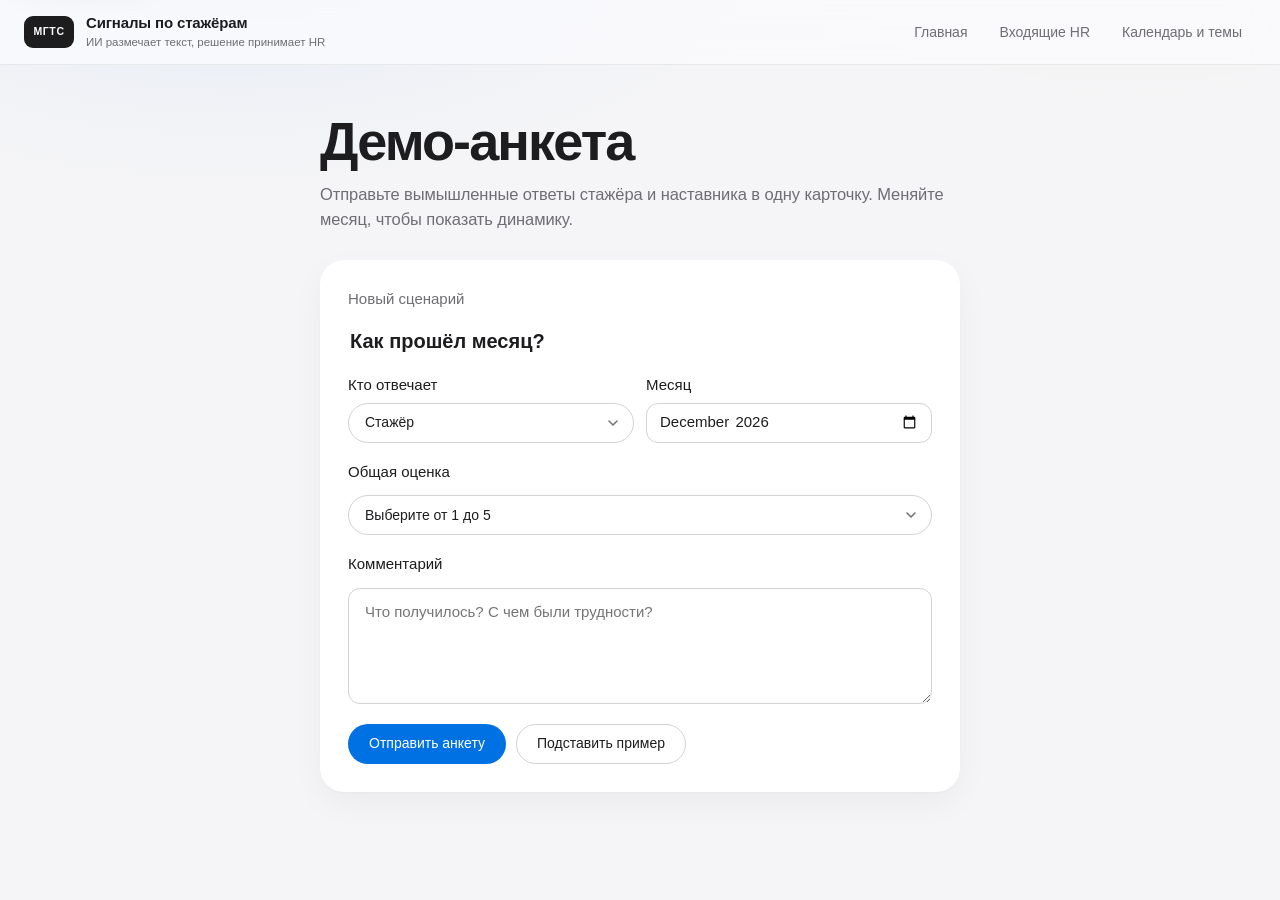
<file: frontend/feedback.html>
<!doctype html>
<html lang="ru">
<head>
  <meta charset="utf-8">
  <meta name="viewport" content="width=device-width, initial-scale=1">
  <meta name="theme-color" content="#f5f5f7">
  <title>Демо-анкета · МГТС</title>
  <link rel="icon" type="image/svg+xml" href="favicon.svg">
  <link rel="stylesheet" href="css/app.css">
</head>
<body>
  <a class="skip-link" href="#main">К содержанию</a>
  <header class="topbar">
    <div class="container topbar-inner">
      <a class="brand" href="index.html">
        <span class="brand-mark">МГТС</span>
        <span class="brand-copy">
          <strong>Сигналы по стажёрам</strong>
          <small>ИИ размечает текст, решение принимает HR</small>
        </span>
      </a>
      <nav class="main-nav" aria-label="Основные разделы">
        <a href="index.html">Главная</a>
        <a href="signals.html">Входящие HR</a>
        <a href="program.html">Календарь и темы</a>
      </nav>
    </div>
  </header>

  <main id="main" class="container page feedback-page" tabindex="-1">
    <section class="page-head">
      <div>
        <h1>Демо-анкета</h1>
        <p class="lede">Отправьте вымышленные ответы стажёра и наставника в одну карточку.
          Меняйте месяц, чтобы показать динамику.</p>
      </div>
    </section>

    <form class="card" id="feedback-form" method="post">
      <div class="feedback-toolbar">
        <span id="feedback-scenario">Новый сценарий</span>
        <button class="button button-secondary" id="feedback-new" type="button" hidden>Новый сценарий</button>
      </div>
      <fieldset class="feedback-fields">
        <legend>Как прошёл месяц?</legend>
        <div class="feedback-pair">
          <div>
            <label for="feedback-role">Кто отвечает</label>
            <select id="feedback-role" name="respondent_type">
              <option value="intern">Стажёр</option>
              <option value="mentor">Наставник</option>
            </select>
          </div>
          <div>
            <label for="feedback-period">Месяц</label>
            <input id="feedback-period" name="period" type="month" required>
          </div>
        </div>
        <label for="feedback-score">Общая оценка</label>
        <select id="feedback-score" name="score" required>
          <option value="">Выберите от 1 до 5</option>
          <option value="1">1</option>
          <option value="2">2</option>
          <option value="3">3</option>
          <option value="4">4</option>
          <option value="5">5</option>
        </select>
        <label for="feedback-comment">Комментарий</label>
        <textarea id="feedback-comment" name="comment" required maxlength="2000" rows="4"
          placeholder="Что получилось? С чем были трудности?"></textarea>
        <div class="feedback-toolbar">
          <button class="button" type="submit">Отправить анкету</button>
          <button class="button button-secondary" id="feedback-example" type="button">Подставить пример</button>
        </div>
      </fieldset>

      <div class="feedback-result">
        <p id="feedback-status" role="status"></p>
        <p id="feedback-error" role="alert" class="alert" hidden></p>
        <a id="feedback-card" hidden>Открыть карточку стажёра</a>
        <a id="feedback-signals" hidden>Сигналы в очереди HR</a>
        <button class="button" id="feedback-check" type="button" hidden>Проверить статус</button>
      </div>
    </form>
  </main>
  <script type="module" src="js/feedback.js"></script>
</body>
</html>
</file>
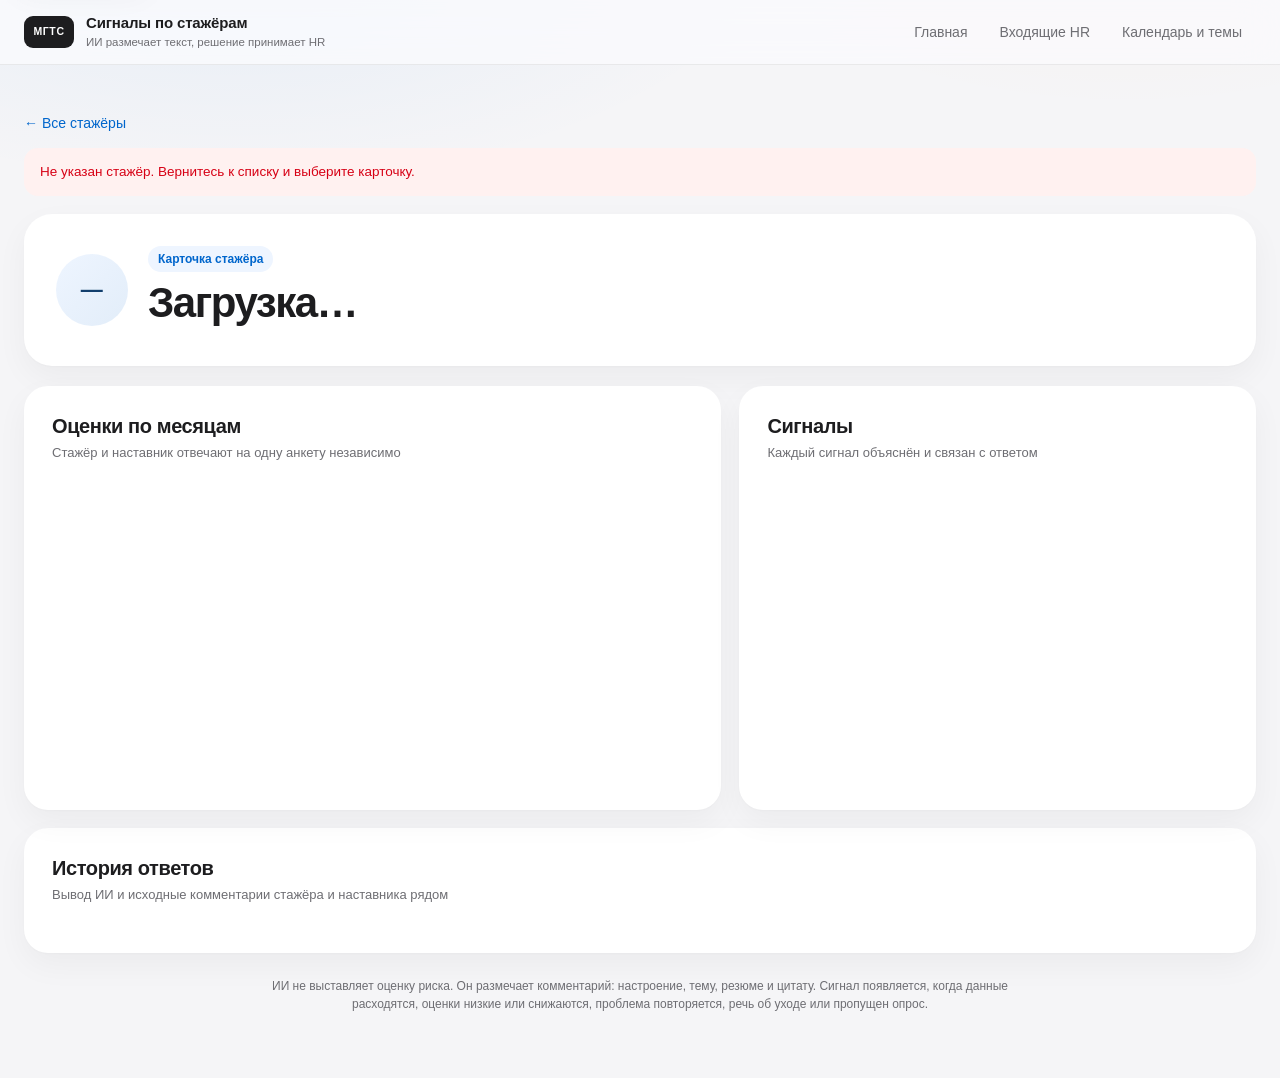
<file: frontend/intern.html>
<!doctype html>
<html lang="ru">
<head>
  <meta charset="utf-8">
  <meta name="viewport" content="width=device-width, initial-scale=1">
  <title>Карточка стажёра · МГТС</title>
  <meta name="theme-color" content="#f5f5f7">
  <link rel="icon" type="image/svg+xml" href="favicon.svg">
  <link rel="stylesheet" href="css/app.css">
</head>
<body>
  <a class="skip-link" href="#main">К содержанию</a>
  <header class="topbar">
    <div class="container topbar-inner">
      <a class="brand" href="index.html">
        <span class="brand-mark">МГТС</span>
        <span class="brand-copy">
          <strong>Сигналы по стажёрам</strong>
          <small>ИИ размечает текст, решение принимает HR</small>
        </span>
      </a>
      <nav class="main-nav" aria-label="Основные разделы">
        <a href="index.html">Главная</a>
        <a href="signals.html">Входящие HR</a>
        <a href="program.html">Календарь и темы</a>
      </nav>
    </div>
  </header>

  <main id="main" class="container page" tabindex="-1">
    <p class="crumb"><a href="index.html">← Все стажёры</a></p>

    <div id="error" class="alert" role="alert" hidden></div>

    <section id="profile" class="profile-head">
      <div class="profile-title">
        <span id="avatar" class="avatar avatar-large">—</span>
        <div>
          <p class="eyebrow">Карточка стажёра</p>
          <h1 id="intern-name">Загрузка…</h1>
          <p id="intern-meta" class="lede"></p>
        </div>
      </div>
      <div id="profile-stats" class="profile-stats"></div>
    </section>

    <section id="agenda" class="card agenda-card" aria-labelledby="agenda-heading" hidden>
      <header class="card-head">
        <div>
          <h2 id="agenda-heading">О чём поговорить на встрече</h2>
          <p class="muted">Это подсказки для разговора. Решение принимает HR.</p>
        </div>
        <button id="agenda-copy" class="button button-secondary" type="button">Скопировать</button>
      </header>
      <ol id="agenda-list" class="agenda-list"></ol>
      <p id="agenda-status" class="agenda-status" role="status" aria-live="polite"></p>
    </section>

    <section class="grid-two intern-grid">
      <article class="card">
        <header class="card-head">
          <div>
            <h2>Оценки по месяцам</h2>
            <p class="muted">Стажёр и наставник отвечают на одну анкету независимо</p>
          </div>
        </header>
        <div class="chart-wrap"><canvas id="score-chart" role="img" aria-label="График оценок стажёра и наставника"></canvas></div>
      </article>

      <article class="card">
        <header class="card-head">
          <div>
            <h2>Сигналы</h2>
            <p id="flags-hint" class="muted">Каждый сигнал объяснён и связан с ответом</p>
          </div>
          <a id="intern-inbox-link" href="signals.html" hidden>Во входящие HR</a>
        </header>
        <div id="flags" class="flags-list"></div>
      </article>
    </section>

    <section class="card">
      <header class="card-head">
        <div>
          <h2>История ответов</h2>
          <p class="muted">Вывод ИИ и исходные комментарии стажёра и наставника рядом</p>
        </div>
      </header>
      <div id="timeline" class="timeline"></div>
    </section>

    <p class="footnote">
      ИИ не выставляет оценку риска. Он размечает комментарий: настроение, тему, резюме и цитату.
      Сигнал появляется, когда данные расходятся, оценки низкие или снижаются, проблема повторяется, речь об уходе или пропущен опрос.
    </p>
  </main>

  <script src="vendor/chart.umd.min.js"></script>
  <script type="module" src="js/intern.js"></script>
</body>
</html>
</file>
<file: frontend/css/app.css>
﻿:root {
  --bg: #f5f5f7;
  --surface: #ffffff;
  --surface-soft: #f5f5f7;
  --surface-elevated: #fbfbfd;
  --text: #1d1d1f;
  --muted: #6e6e73;
  --muted-soft: #6e6e73;
  --line: #ededf0;
  --line-strong: #d2d2d7;
  --accent: #0071e3;
  --accent-hover: #0066cc;
  --accent-soft: #eef5ff;
  --green: #1d7a37;
  --green-bg: #edf9f0;
  --red: #d70015;
  --red-bg: #fff1f0;
  --amber: #a34f00;
  --amber-bg: #fff4e5;
  --blue: #0066cc;
  --blue-bg: #eef5ff;
  --radius-lg: 24px;
  --radius-md: 18px;
  --radius-sm: 12px;
  --shadow-card: 0 1px 2px rgba(0, 0, 0, 0.02), 0 12px 32px rgba(0, 0, 0, 0.045);
  --font: -apple-system, BlinkMacSystemFont, "SF Pro Display", "SF Pro Text",
    "Segoe UI Variable Display", "Segoe UI", "Helvetica Neue", Arial, sans-serif;
}

* { box-sizing: border-box; }

[hidden] { display: none !important; }

html { scroll-behavior: smooth; }

body {
  margin: 0;
  background-color: var(--bg);
  background-image:
    radial-gradient(900px 420px at 18% -8%, rgba(0, 113, 227, 0.07), transparent 62%),
    radial-gradient(700px 360px at 88% -12%, rgba(255, 149, 0, 0.05), transparent 60%);
  background-repeat: no-repeat;
  background-attachment: fixed;
  color: var(--text);
  font-family: var(--font);
  font-size: 15px;
  line-height: 1.5;
  -webkit-font-smoothing: antialiased;
  -moz-osx-font-smoothing: grayscale;
  -webkit-tap-highlight-color: transparent;
}

::selection { background: rgba(0, 113, 227, 0.18); }

a {
  color: var(--blue);
  text-decoration: none;
  transition: color 0.2s ease, opacity 0.2s ease;
}
a:hover { color: var(--blue); text-decoration: underline; }
.brand:hover, .main-nav a:hover, .intern-link:hover, a.chip:hover { text-decoration: none; }

h1, h2, h3, p { margin: 0; }
h1 {
  font-size: clamp(40px, 5vw, 54px);
  line-height: 1.06;
  letter-spacing: -0.035em;
  font-weight: 600;
}
h2 { font-size: 20px; line-height: 1.25; letter-spacing: -0.015em; font-weight: 600; }
h3 { font-size: 15px; line-height: 1.35; letter-spacing: -0.005em; font-weight: 600; }

:focus-visible {
  outline: 3px solid var(--accent);
  outline-offset: 2px;
}

.visually-hidden {
  position: absolute;
  width: 1px;
  height: 1px;
  margin: -1px;
  padding: 0;
  overflow: hidden;
  clip-path: inset(50%);
  white-space: nowrap;
  border: 0;
}
.skip-link {
  position: absolute;
  left: 16px;
  top: -60px;
  z-index: 30;
  padding: 10px 16px;
  border-radius: 12px;
  background: var(--surface);
  box-shadow: var(--shadow-card);
}
.skip-link:focus { top: 10px; }
main:focus { outline: none; }

.container { width: min(1240px, calc(100% - 48px)); margin: 0 auto; }
.page { padding: 48px 0 64px; }

/* Navigation */
.topbar {
  position: sticky;
  top: 0;
  z-index: 20;
  background: rgba(251, 251, 253, 0.82);
  border-bottom: 1px solid rgba(0, 0, 0, 0.07);
  -webkit-backdrop-filter: saturate(180%) blur(20px);
  backdrop-filter: saturate(180%) blur(20px);
}
.topbar-inner {
  min-height: 64px;
  display: flex;
  align-items: center;
  justify-content: space-between;
  gap: 20px;
}
.brand { display: inline-flex; align-items: center; gap: 12px; color: var(--text); }
.brand:hover { color: var(--text); }
.brand-mark {
  display: inline-flex;
  align-items: center;
  justify-content: center;
  width: 50px;
  height: 32px;
  border-radius: 9px;
  background: var(--text);
  color: #fff;
  font-size: 10.5px;
  font-weight: 600;
  letter-spacing: 0.06em;
}
.brand-copy { display: flex; flex-direction: column; line-height: 1.25; }
.brand-copy strong { font-size: 15px; font-weight: 600; letter-spacing: -0.01em; }
.brand-copy small { color: var(--muted-soft); font-size: 11.5px; margin-top: 2px; }
.main-nav { display: flex; align-items: center; gap: 4px; }
.main-nav a {
  color: var(--muted);
  font-size: 14px;
  font-weight: 500;
  padding: 8px 14px;
  border-radius: 999px;
  white-space: nowrap;
  transition: background 0.2s ease, color 0.2s ease;
}
.main-nav a:hover { background: rgba(0, 0, 0, 0.05); color: var(--text); }
.main-nav a[aria-current="page"] { background: var(--text); color: #fff; }

/* Page header */
.page-head {
  display: flex;
  align-items: flex-end;
  justify-content: space-between;
  gap: 32px;
  margin-bottom: 28px;
}
.eyebrow {
  display: inline-flex;
  align-items: center;
  background: var(--accent-soft);
  color: var(--blue);
  border-radius: 999px;
  padding: 4px 10px;
  font-size: 12px;
  font-weight: 600;
  letter-spacing: 0;
  margin-bottom: 14px;
}
.lede {
  color: var(--muted);
  max-width: 680px;
  margin-top: 12px;
  font-size: 16.5px;
  line-height: 1.5;
  letter-spacing: -0.005em;
}

.controls { display: flex; align-items: flex-end; gap: 10px; flex-wrap: wrap; }
.controls label {
  display: flex;
  flex-direction: column;
  gap: 6px;
  font-size: 12px;
  font-weight: 500;
  color: var(--muted-soft);
}
select, .button {
  height: 40px;
  border-radius: 999px;
  border: 1px solid var(--line-strong);
  background: var(--surface);
  color: var(--text);
  font: inherit;
  font-size: 14px;
  transition: background 0.2s ease, border-color 0.2s ease, color 0.2s ease, transform 0.1s ease;
}
select {
  min-width: 190px;
  padding: 0 36px 0 16px;
  font-weight: 500;
  appearance: none;
  -webkit-appearance: none;
  background-image: url("data:image/svg+xml,%3Csvg xmlns='http://www.w3.org/2000/svg' width='10' height='6' viewBox='0 0 10 6'%3E%3Cpath d='M1 1l4 4 4-4' fill='none' stroke='%236e6e73' stroke-width='1.5' stroke-linecap='round' stroke-linejoin='round'/%3E%3C/svg%3E");
  background-repeat: no-repeat;
  background-position: right 15px center;
  background-size: 10px 6px;
}
select:hover { border-color: #b8b8bd; }
select:focus, .button:focus { outline: none; }
select:focus-visible, .button:focus-visible {
  outline: 3px solid var(--accent);
  outline-offset: 2px;
  border-color: var(--accent);
}
.button {
  cursor: pointer;
  font-weight: 500;
  padding: 0 20px;
  background: var(--accent);
  border-color: transparent;
  color: #fff;
}
.button:hover { background: var(--accent-hover); color: #fff; }
.button:active { transform: scale(0.98); }
.button:disabled { opacity: 0.55; cursor: default; transform: none; }

.alert {
  background: var(--red-bg);
  border: 0;
  color: var(--red);
  border-radius: 14px;
  padding: 14px 16px;
  margin-bottom: 18px;
  font-size: 13.5px;
}

.kpi-grid {
  background: var(--surface);
  border-radius: var(--radius-lg);
  box-shadow: var(--shadow-card);
  display: grid;
  grid-template-columns: repeat(4, minmax(0, 1fr));
  padding: 6px;
  margin-bottom: 20px;
  overflow: hidden;
}.kpi { padding: 22px 24px; border-radius: 16px; }
.kpi + .kpi { border-left: 1px solid var(--line); border-radius: 0; }
.kpi-label {
  color: var(--muted-soft);
  font-size: 12px;
  font-weight: 500;
  letter-spacing: 0.01em;
}
.kpi-value {
  margin-top: 8px;
  font-size: 40px;
  font-weight: 600;
  letter-spacing: -0.04em;
  line-height: 1;
  font-variant-numeric: tabular-nums;
}
.kpi-value.alarm { color: var(--red); }
.kpi-hint { margin-top: 8px; color: var(--muted-soft); font-size: 12px; }

/* Cards */
.grid-two {
  display: grid;
  grid-template-columns: minmax(0, 1.35fr) minmax(0, 1fr);
  gap: 18px;
  margin-bottom: 18px;
}
.card {
  background: var(--surface);
  border-radius: var(--radius-lg);
  box-shadow: var(--shadow-card);
  padding: 28px;
  min-width: 0;
}
.card-head {
  display: flex;
  align-items: flex-start;
  justify-content: space-between;
  gap: 16px;
  margin-bottom: 20px;
}
.card-head h2 { font-size: 20px; font-weight: 600; letter-spacing: -0.02em; }
.card-head .muted { margin-top: 4px; font-size: 13px; }
.muted { color: var(--muted); }
.small { font-size: 12px; }

.chart-wrap { position: relative; height: 300px; }
.chart-wrap canvas { width: 100% !important; height: 100% !important; }
.chart-fallback {
  display: grid;
  place-items: center;
  height: 100%;
  color: var(--muted-soft);
  font-size: 13px;
  text-align: center;
}

/* Table */
.table-card { padding: 0; overflow: hidden; }
.table-card + .table-card { margin-top: 18px; }
.table-head { padding: 28px 28px 18px; margin-bottom: 0; }
.table-scroll { overflow-x: auto; -webkit-overflow-scrolling: touch; }
.interns-table { width: 100%; border-collapse: collapse; min-width: 720px; }
.interns-table th {
  text-align: left;
  padding: 12px 28px;
  background: var(--surface-elevated);
  border-top: 1px solid var(--line);
  border-bottom: 1px solid var(--line);
  color: var(--muted-soft);
  font-size: 12px;
  font-weight: 500;
  letter-spacing: 0;
  white-space: nowrap;
}
.interns-table td {
  padding: 16px 28px;
  border-bottom: 1px solid var(--line);
  vertical-align: middle;
  font-size: 14px;
}
.interns-table tbody tr:last-child td { border-bottom: 0; }
.interns-table tbody tr { transition: background 0.15s ease; }
.interns-table tbody tr:hover { background: var(--surface-elevated); }
.mentors-table { width: 100%; border-collapse: collapse; min-width: 760px; }
.mentors-table th {
  text-align: left;
  padding: 12px 28px;
  background: var(--surface-elevated);
  border-top: 1px solid var(--line);
  border-bottom: 1px solid var(--line);
  color: var(--muted-soft);
  font-size: 12px;
  font-weight: 500;
  white-space: nowrap;
}
.mentors-table td {
  padding: 16px 28px;
  border-bottom: 1px solid var(--line);
  vertical-align: middle;
  font-size: 14px;
}
.mentors-table tbody tr:last-child td { border-bottom: 0; }
.mentors-table tr.mentor-attention { background: var(--amber-bg); }
.mentor-name:hover strong { color: var(--text); }
.mentor-share { display: flex; flex-wrap: wrap; align-items: center; gap: 8px; }
.mentor-interns { margin-top: 8px; }
.mentor-interns a.chip:hover { color: var(--accent); }
.mentor-note { white-space: normal; text-align: left; }
.intern-link { display: inline-flex; align-items: center; gap: 12px; color: var(--text); min-width: 190px; }
.intern-link:hover { color: var(--text); }
.intern-link:hover strong { color: var(--accent); }
.intern-link span { display: flex; flex-direction: column; line-height: 1.3; }
.intern-link strong { font-weight: 600; transition: color 0.15s ease; }
.intern-link small { color: var(--muted-soft); font-size: 12px; margin-top: 2px; }
.avatar {
  width: 36px;
  height: 36px;
  flex: 0 0 36px;
  border-radius: 50%;
  display: inline-flex;
  align-items: center;
  justify-content: center;
  background: linear-gradient(135deg, #eef5ff, #e2edf9);
  color: #123f6d;
  font-size: 12px;
  font-weight: 600;
  letter-spacing: 0.02em;
}
.avatar-large {
  width: 72px;
  height: 72px;
  flex-basis: 72px;
  font-size: 22px;
}

.score { font-weight: 600; font-size: 16px; font-variant-numeric: tabular-nums; }
.trend { display: inline-flex; margin-left: 6px; font-size: 12px; font-weight: 500; }
.trend.up { color: var(--green); }
.trend.down { color: var(--red); }
.trend.flat { color: var(--muted-soft); }

/* Badges and chips */
.badge {
  display: inline-flex;
  align-items: center;
  gap: 4px;
  border: 0;
  border-radius: 999px;
  padding: 3px 9px;
  font-size: 11.5px;
  font-weight: 500;
  line-height: 1.4;
  white-space: nowrap;
  background: var(--surface-soft);
  color: var(--muted);
}
.badge.high,
.badge.negative,
.badge.failed { background: var(--red-bg); color: var(--red); }
.badge.medium,
.badge.mixed { background: var(--amber-bg); color: var(--amber); }
.badge.low,
.badge.pending { background: var(--blue-bg); color: var(--blue); }
.badge.positive { background: var(--green-bg); color: var(--green); }
.badge.overdue { background: var(--red); color: #fff; font-weight: 600; }
.badge.neutral { background: var(--surface-soft); color: var(--muted); }

.chips { display: flex; flex-wrap: wrap; gap: 5px; }
.chip {
  display: inline-flex;
  border-radius: 8px;
  background: var(--surface-soft);
  border: 0;
  color: var(--muted);
  padding: 2px 8px;
  font-size: 11.5px;
  font-weight: 500;
}

.legend { display: flex; flex-wrap: wrap; gap: 14px; color: var(--muted-soft); font-size: 12px; }
.legend span { display: inline-flex; align-items: center; gap: 6px; }
.dot { width: 8px; height: 8px; border-radius: 50%; display: inline-block; }
.dot.high { background: #ff3b30; }
.dot.medium { background: #ff9500; }
.dot.low { background: #007aff; }

/* What to do today */
.focus-card, .agenda-card { margin-bottom: 18px; }
.head-link { white-space: nowrap; font-size: 14px; font-weight: 500; }
.focus-list { list-style: none; margin: 0; padding: 0; }
.focus-item {
  display: grid;
  grid-template-columns: minmax(170px, 0.8fr) minmax(0, 1.6fr) 270px;
  gap: 4px 24px;
  align-items: center;
  padding: 14px 0 14px 16px;
  border-top: 1px solid var(--line);
  border-left: 4px solid var(--line-strong);
}
.focus-item.high { border-left-color: #ff3b30; }
.focus-item.medium { border-left-color: #ff9500; }
.focus-item.low { border-left-color: #007aff; }
.focus-person { display: flex; flex-direction: column; min-width: 0; line-height: 1.35; }
.focus-name { font-size: 16px; font-weight: 600; color: var(--text); }
.focus-name:hover { color: var(--blue); }
.focus-person small { color: var(--muted); font-size: 12.5px; margin-top: 2px; }
.focus-why { min-width: 0; }
.focus-reason { font-weight: 500; }
.focus-meta { display: flex; flex-wrap: wrap; gap: 6px; margin-top: 6px; }
.focus-actions { display: flex; flex-wrap: wrap; align-items: center; justify-content: flex-end; gap: 6px 10px; }
.focus-actions .button[aria-disabled="true"] { opacity: 0.55; cursor: default; }
.focus-link { font-size: 14px; font-weight: 500; }
.focus-error { grid-column: 1 / -1; color: var(--red); font-size: 13.5px; }
.focus-empty {
  padding: 18px 20px;
  border-radius: 16px;
  background: var(--green-bg);
  color: var(--green);
}
.more { margin-top: 6px; font-size: 13px; }
.more > summary { width: fit-content; cursor: pointer; color: var(--blue); font-weight: 500; padding: 2px 0; }
.more ul { margin: 6px 0 0; padding-left: 18px; color: var(--muted); }
.more li + li { margin-top: 6px; }
.more li > strong, .more li > span { display: block; }
.more li > strong { color: var(--text); font-weight: 500; }
.more small { font-size: 12px; }
.reason { display: flex; flex-wrap: wrap; align-items: center; gap: 4px 10px; }

.how-card { padding: 16px 28px; margin-bottom: 12px; }
.how-card > summary { cursor: pointer; font-weight: 500; width: fit-content; }
.how-steps {
  display: grid;
  grid-template-columns: repeat(3, minmax(0, 1fr));
  gap: 12px 40px;
  margin: 14px 0 6px;
  padding-left: 20px;
  color: var(--muted);
  font-size: 14px;
}
.how-steps strong { display: block; color: var(--text); font-weight: 600; }
.data-note { margin: 0 4px 12px; font-size: 13px; }

/* Conversation prompts */
.agenda-list { margin: 0; padding-left: 22px; }
.agenda-list li + li { margin-top: 12px; }
.agenda-question { font-weight: 500; }
.agenda-why { color: var(--muted); font-size: 13px; margin-top: 2px; }
.agenda-why small { font-size: 12px; margin-left: 6px; }
.agenda-status { color: var(--green); font-size: 13.5px; }
.agenda-status:not(:empty) { margin-top: 14px; }
.crumb { margin-bottom: 14px; font-size: 14px; font-weight: 500; }

.empty { padding: 32px 20px; color: var(--muted-soft); text-align: center; font-size: 14px; }
.footnote {
  color: var(--muted-soft);
  font-size: 12px;
  line-height: 1.55;
  max-width: 760px;
  margin: 24px auto 0;
  text-align: center;
}

/* Intern page */
.profile-head {
  display: flex;
  align-items: center;
  justify-content: space-between;
  gap: 28px;
  background: var(--surface);
  border-radius: 28px;
  box-shadow: var(--shadow-card);
  padding: 32px;
  margin-bottom: 20px;
}
.profile-title { display: flex; align-items: center; gap: 20px; min-width: 0; }
.profile-title h1 {
  font-size: clamp(32px, 3.5vw, 42px);
  font-weight: 600;
  letter-spacing: -0.035em;
  line-height: 1.08;
}
.profile-title .eyebrow { margin-bottom: 8px; }
.profile-title .lede { margin-top: 8px; font-size: 14px; }
.profile-stats { display: flex; gap: 8px; flex-wrap: wrap; }
.stat {
  background: var(--surface-soft);
  border: 0;
  border-radius: 16px;
  padding: 12px 16px;
  min-width: 100px;
}
.stat b {
  display: block;
  font-size: 24px;
  font-weight: 600;
  letter-spacing: -0.03em;
  line-height: 1.15;
  font-variant-numeric: tabular-nums;
}
.stat span { color: var(--muted-soft); font-size: 11.5px; }

.flags-list {
  display: flex;
  flex-direction: column;
  gap: 10px;
  max-height: 330px;
  overflow-y: auto;
  padding-right: 4px;
  scrollbar-width: thin;
  scrollbar-color: var(--line-strong) transparent;
}
.flags-list::-webkit-scrollbar { width: 6px; }
.flags-list::-webkit-scrollbar-thumb { background: var(--line-strong); border-radius: 999px; }
.flags-list::-webkit-scrollbar-track { background: transparent; }
.flag-card {
  border: 1px solid var(--line);
  border-left: 3px solid var(--line-strong);
  border-radius: 14px;
  background: var(--surface);
  padding: 14px 16px;
}
.flag-card.high { border-left-color: #ff3b30; background: #fffbfa; }
.flag-card.medium { border-left-color: #ff9500; background: #fffdf8; }
.flag-card.low { border-left-color: #007aff; background: #fbfdff; }
.flag-head { display: flex; align-items: center; justify-content: space-between; gap: 10px; margin-bottom: 6px; }
.flag-card h3 { font-size: 14px; }
.flag-card p { color: var(--muted); font-size: 12.5px; line-height: 1.5; margin-top: 5px; }
.flag-card .flag-source { font-size: 11.5px; margin-top: 7px; }
.flag-source a { color: var(--accent); }
.flag-source a:hover { text-decoration: underline; }
.flags-ok {
  border: 0;
  background: var(--green-bg);
  color: var(--green);
  border-radius: 16px;
  padding: 20px;
  font-weight: 500;
  font-size: 14px;
  line-height: 1.5;
}

.timeline { display: flex; flex-direction: column; gap: 14px; }
.month-card {
  border: 1px solid var(--line);
  border-radius: 18px;
  overflow: hidden;
  background: var(--surface);
}
.month-head {
  display: flex;
  align-items: center;
  justify-content: space-between;
  gap: 12px;
  padding: 14px 18px;
  background: var(--surface-elevated);
  border-bottom: 1px solid var(--line);
}
.month-head h3 { font-size: 14px; }
.month-body { display: grid; grid-template-columns: 1fr 1fr; gap: 0; }
.answer { padding: 18px; min-width: 0; }
.answer + .answer { border-left: 1px solid var(--line); }
.answer-head { display: flex; align-items: center; justify-content: space-between; gap: 8px; margin-bottom: 6px; }
.answer-role {
  font-size: 11px;
  font-weight: 600;
  text-transform: uppercase;
  letter-spacing: 0.05em;
  color: var(--muted-soft);
}
.answer-score { font-weight: 600; font-size: 22px; letter-spacing: -0.03em; font-variant-numeric: tabular-nums; }
.answer-meta { color: var(--muted-soft); font-size: 11.5px; margin-bottom: 9px; }
.comment {
  margin: 0 0 11px;
  padding: 12px 14px;
  border: 0;
  background: var(--surface-soft);
  border-radius: 12px;
  font-size: 13.5px;
  line-height: 1.5;
  color: var(--text);
}
.analysis { border-top: 1px solid var(--line); padding-top: 10px; margin-top: 10px; }
.analysis-summary { font-size: 12.5px; color: var(--text); margin-top: 6px; line-height: 1.5; }
.evidence { margin: 8px 0 0; padding-left: 16px; color: var(--muted); font-size: 12px; }
.evidence li { margin-bottom: 4px; }
.answer details { margin-top: 10px; }
.answer summary { cursor: pointer; color: var(--muted-soft); font-size: 11.5px; font-weight: 500; }
.raw-table { width: 100%; border-collapse: collapse; margin-top: 6px; font-size: 11.5px; }
.raw-table td { padding: 3px 4px; border-bottom: 1px solid var(--line); }
.raw-table td:first-child { color: var(--muted-soft); width: 42%; }
.answer-empty { color: var(--muted-soft); font-size: 12.5px; padding: 20px 0; }
.month-history { border-top: 1px solid var(--line); }
.month-history > summary { cursor: pointer; color: var(--muted); padding: 12px 20px; }
.month-history .answer + .answer { border-left: 0; border-top: 1px solid var(--line); }

.feedback-page { max-width: 640px; }
.feedback-fields {
  display: grid;
  gap: 12px;
  min-width: 0;
  padding: 0;
  margin: 0;
  border: 0;
}
.feedback-fields legend { font-size: 20px; font-weight: 600; margin-bottom: 18px; }
.feedback-fields label { font-weight: 500; }
.feedback-fields select { width: 100%; margin-bottom: 6px; }
.feedback-pair { display: grid; gap: 12px; grid-template-columns: repeat(auto-fit, minmax(190px, 1fr)); }
.feedback-pair label { display: block; margin-bottom: 6px; }
.feedback-pair input {
  width: 100%;
  min-height: 40px;
  padding: 0 12px;
  font: inherit;
  background: var(--surface);
  color: var(--text);
  border: 1px solid var(--line-strong);
  border-radius: var(--radius-sm);
}
.feedback-toolbar { display: flex; align-items: center; flex-wrap: wrap; gap: 10px; }
.feedback-toolbar > span { flex: 1; color: var(--muted); }
.feedback-toolbar:not(.feedback-fields *) { margin-bottom: 16px; }
.button-secondary { background: var(--surface); border-color: var(--line-strong); color: var(--text); }
.button-secondary:hover { background: var(--surface-soft); color: var(--text); }
.feedback-fields textarea {
  width: 100%;
  padding: 12px 16px;
  resize: vertical;
  font: inherit;
  color: var(--text);
  background: var(--surface);
  border: 1px solid var(--line-strong);
  border-radius: var(--radius-sm);
}
.feedback-fields button { justify-self: start; margin-top: 8px; }
.feedback-result > :not([hidden]):not(:empty) { margin-top: 14px; }
.feedback-result a { display: inline-block; font-weight: 500; margin-right: 12px; }
.feedback-result .alert { margin-bottom: 0; }

@media (max-width: 980px) {
  .kpi-grid { grid-template-columns: repeat(2, minmax(0, 1fr)); }
  .kpi:nth-child(3) { border-left: 0; border-top: 1px solid var(--line); }
  .kpi:nth-child(4) { border-top: 1px solid var(--line); }
  .grid-two, .intern-grid { grid-template-columns: 1fr; }
  .page-head { align-items: flex-start; flex-direction: column; gap: 20px; }
  .controls { width: 100%; }
  .controls label { flex: 1; }
  .controls select { width: 100%; }
  .profile-head { align-items: flex-start; flex-direction: column; }
  .profile-stats { width: 100%; display: grid; grid-template-columns: 1fr 1fr; }
  .stat { min-width: 0; }
  .flags-list { max-height: none; overflow: visible; padding-right: 0; }
}

@media (max-width: 700px) {
  .container { width: min(100% - 32px, 1240px); }
  .page { padding: 28px 0 48px; }
  .topbar-inner { min-height: 56px; }
  .brand-mark { width: 44px; height: 30px; font-size: 10px; }
  .brand-copy small { display: none; }
  .topbar-inner { flex-wrap: wrap; gap: 6px 12px; padding: 9px 0; }
  .main-nav { width: 100%; gap: 2px; margin: 0 -4px; }
  .main-nav a { flex: 1 1 auto; padding: 8px 10px; font-size: 13.5px; text-align: center; }
  .page-head { margin-bottom: 22px; }
  h1 { font-size: clamp(34px, 9vw, 44px); }
  .lede { font-size: 15px; }
  .focus-item { grid-template-columns: minmax(0, 1fr); gap: 8px; }
  .focus-actions { justify-content: flex-start; }
  .focus-actions .button { width: 100%; }
  .how-card { padding: 14px 20px; }
  .how-steps { grid-template-columns: minmax(0, 1fr); }
  .agenda-card .card-head { flex-direction: column; }
  .kpi-grid { padding: 4px; gap: 0; }
  .kpi { padding: 18px 16px; }
  .kpi-value { font-size: 30px; }
  .card { padding: 20px; border-radius: 20px; }
  .card-head { margin-bottom: 16px; }
  .card-head h2 { font-size: 18px; }
  .chart-wrap { height: 260px; }
  .table-card { padding: 0; }
  .table-head { padding: 20px 20px 14px; flex-direction: column; }
  .table-scroll { overflow: visible; }
  .interns-table { display: block; min-width: 0; }
  .interns-table thead { display: none; }
  .interns-table tbody { display: block; }
  .interns-table tr {
    display: grid;
    grid-template-columns: 1fr auto;
    align-items: center;
    padding: 16px 20px;
    border-top: 1px solid var(--line);
  }
  .interns-table td { display: block; padding: 0; border: 0; }
  .interns-table td:nth-child(1) { grid-column: 1 / -1; grid-row: 1; }
  .interns-table td:nth-child(2) {
    grid-column: 1 / -1;
    grid-row: 2;
    margin-top: 7px;
    color: var(--muted);
    font-size: 12px;
  }
  .interns-table td:nth-child(2)::before { content: "Наставник: "; color: var(--muted-soft); }
  .interns-table td:nth-child(3) { grid-column: 1; grid-row: 3; margin-top: 9px; }
  .interns-table td:nth-child(3)::before {
    content: "Оценка ";
    color: var(--muted-soft);
    font-size: 12px;
    font-weight: 500;
    margin-right: 3px;
  }
  .interns-table td:nth-child(4) { grid-column: 1 / -1; grid-row: 4; margin-top: 9px; }
  .interns-table td:nth-child(5) { grid-column: 2; grid-row: 3; justify-self: end; margin-top: 9px; }
  .interns-table td:nth-child(5)::before {
    content: "Анализ ";
    color: var(--muted-soft);
    font-size: 12px;
    font-weight: 500;
    margin-right: 4px;
  }
  .mentors-table { display: block; min-width: 0; }
  .mentors-table thead { display: none; }
  .mentors-table tbody { display: block; }
  .mentors-table tr {
    display: grid;
    grid-template-columns: 1fr auto;
    align-items: center;
    padding: 16px 20px;
    border-top: 1px solid var(--line);
  }
  .mentors-table td { display: block; padding: 0; border: 0; }
  .mentors-table td:nth-child(1) { grid-column: 1 / -1; grid-row: 1; }
  .mentors-table td:nth-child(2) { grid-column: 1 / -1; grid-row: 2; margin-top: 9px; }
  .mentors-table td:nth-child(3) {
    grid-column: 1;
    grid-row: 3;
    margin-top: 9px;
    color: var(--muted);
    font-size: 12px;
  }
  .mentors-table td:nth-child(3)::before { content: "Заполнил анкет: "; color: var(--muted-soft); }
  .mentors-table td:nth-child(4) { grid-column: 2; grid-row: 3; justify-self: end; margin-top: 9px; }
  .mentors-table td:nth-child(4)::before {
    content: "Оценка ";
    color: var(--muted-soft);
    font-size: 12px;
    font-weight: 500;
    margin-right: 3px;
  }
  .mentors-table td:nth-child(5) { grid-column: 1 / -1; grid-row: 4; margin-top: 9px; }
  .profile-head { padding: 20px; border-radius: 22px; }
  .profile-title { gap: 14px; }
  .profile-title h1 { font-size: 30px; }
  .avatar-large { width: 58px; height: 58px; flex-basis: 58px; font-size: 18px; }
  .month-body { grid-template-columns: 1fr; }
  .answer + .answer { border-left: 0; border-top: 1px solid var(--line); }
  .flag-card { padding: 12px 14px; }
  .footnote { margin-top: 20px; }
}

@media (max-width: 420px) {
  .kpi-value { font-size: 26px; }
  .kpi-label { font-size: 11px; }
  .controls { flex-wrap: wrap; }
  .controls label { flex: 1 1 100%; }
  .controls .button { width: 100%; }
}

@media (prefers-reduced-motion: reduce) {
  * { scroll-behavior: auto !important; transition: none !important; }
}
</file>
